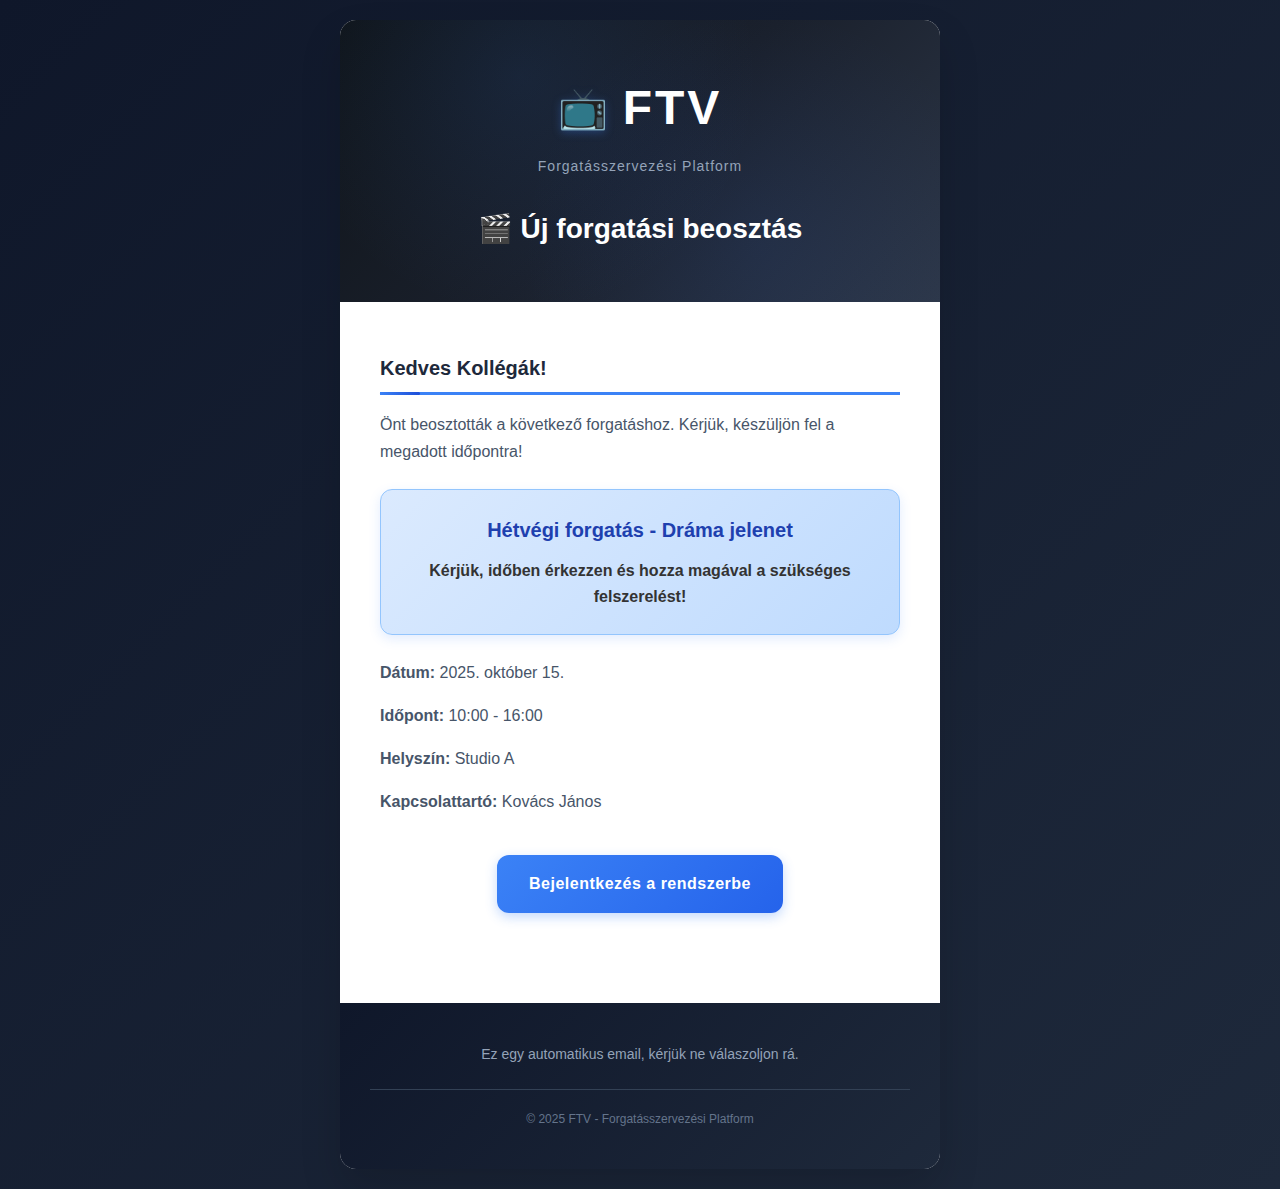
<file: email_template_preview.html>
<!DOCTYPE html>
<html lang="hu">
<head>
    <meta charset="UTF-8">
    <meta name="viewport" content="width=device-width, initial-scale=1.0">
    <title>Test Email - FTV Design</title>
    <style>
        * {
            margin: 0;
            padding: 0;
            box-sizing: border-box;
        }
        
        body {
            font-family: -apple-system, BlinkMacSystemFont, 'Segoe UI', Roboto, 'Helvetica Neue', Arial, sans-serif;
            line-height: 1.6;
            color: #333333;
            background: linear-gradient(135deg, #0f172a 0%, #1e293b 100%);
            margin: 0;
            padding: 20px 0;
        }
        
        .email-container {
            max-width: 600px;
            margin: 0 auto;
            background-color: #ffffff;
            box-shadow: 0 20px 40px rgba(0, 0, 0, 0.15);
            border-radius: 16px;
            overflow: hidden;
        }
        
        .email-header {
            background: linear-gradient(135deg, #0f1419 0%, #1a202c 50%, #2d3748 100%);
            color: #ffffff;
            padding: 50px 30px;
            text-align: center;
            position: relative;
            overflow: hidden;
        }
        
        .email-header::before {
            content: '';
            position: absolute;
            top: 0;
            left: 0;
            right: 0;
            bottom: 0;
            background: radial-gradient(circle at 30% 20%, rgba(59, 130, 246, 0.1) 0%, transparent 50%),
                       radial-gradient(circle at 70% 80%, rgba(37, 99, 235, 0.08) 0%, transparent 50%);
            pointer-events: none;
        }
        
        .logo-section {
            margin-bottom: 20px;
            position: relative;
            z-index: 1;
        }
        
        .logo-text {
            font-size: 48px;
            font-weight: 900;
            color: #ffffff;
            text-decoration: none;
            letter-spacing: 3px;
            display: inline-flex;
            align-items: center;
            gap: 12px;
        }
        
        .logo-text::before {
            content: '📺';
            font-size: 40px;
            color: #3b82f6;
            filter: drop-shadow(0 2px 4px rgba(59, 130, 246, 0.3));
        }
        
        .platform-subtitle {
            font-size: 14px;
            color: #94a3b8;
            margin-top: 8px;
            font-weight: 500;
            letter-spacing: 1px;
        }
        
        .email-title {
            font-size: 28px;
            font-weight: 700;
            margin-top: 30px;
            color: #ffffff;
            position: relative;
            z-index: 1;
        }
        
        .email-content {
            padding: 50px 40px;
            background-color: #ffffff;
            position: relative;
        }
        
        .content-section h2 {
            color: #1e293b;
            font-size: 20px;
            font-weight: 700;
            margin-bottom: 16px;
            padding-bottom: 8px;
            border-bottom: 3px solid #3b82f6;
            position: relative;
        }
        
        .content-section h2::after {
            content: '';
            position: absolute;
            bottom: -3px;
            left: 0;
            width: 40px;
            height: 3px;
            background: linear-gradient(90deg, #3b82f6, #1d4ed8);
            border-radius: 2px;
        }
        
        .content-section p {
            margin-bottom: 16px;
            color: #475569;
            line-height: 1.7;
            font-size: 16px;
        }
        
        .highlight-box {
            background: linear-gradient(135deg, #dbeafe 0%, #bfdbfe 100%);
            border: 1px solid #93c5fd;
            padding: 24px;
            margin: 24px 0;
            border-radius: 12px;
            text-align: center;
            box-shadow: 0 4px 12px rgba(59, 130, 246, 0.15);
        }
        
        .highlight-box h3 {
            color: #1e40af;
            font-size: 20px;
            font-weight: 700;
            margin-bottom: 12px;
        }
        
        .button-container {
            text-align: center;
            margin: 40px 0;
        }
        
        .email-button {
            display: inline-block;
            padding: 16px 32px;
            background: linear-gradient(135deg, #3b82f6 0%, #2563eb 100%);
            color: white !important;
            text-decoration: none;
            border-radius: 12px;
            font-weight: 700;
            font-size: 16px;
            box-shadow: 0 4px 12px rgba(59, 130, 246, 0.3);
            transition: all 0.2s ease;
            letter-spacing: 0.5px;
        }
        
        .email-footer {
            background: linear-gradient(135deg, #0f172a 0%, #1e293b 100%);
            color: #94a3b8;
            padding: 40px 30px;
            text-align: center;
        }
        
        .footer-content {
            font-size: 14px;
            line-height: 1.6;
        }
    </style>
</head>
<body>
    <div class="email-container">
        <!-- Header -->
        <div class="email-header">
            <div class="logo-section">
                <div class="logo-text">FTV</div>
                <div class="platform-subtitle">Forgatásszervezési Platform</div>
            </div>
            <div class="email-title">🎬 Új forgatási beosztás</div>
        </div>
        
        <!-- Content -->
        <div class="email-content">
            <div class="content-section">
                <h2>Kedves Kollégák!</h2>
                <p>Önt beosztották a következő forgatáshoz. Kérjük, készüljön fel a megadott időpontra!</p>
            </div>
            
            <div class="highlight-box">
                <h3>Hétvégi forgatás - Dráma jelenet</h3>
                <p><strong>Kérjük, időben érkezzen és hozza magával a szükséges felszerelést!</strong></p>
            </div>
            
            <div class="content-section">
                <p><strong>Dátum:</strong> 2025. október 15.</p>
                <p><strong>Időpont:</strong> 10:00 - 16:00</p>
                <p><strong>Helyszín:</strong> Studio A</p>
                <p><strong>Kapcsolattartó:</strong> Kovács János</p>
            </div>
            
            <div class="button-container">
                <a href="#" class="email-button">Bejelentkezés a rendszerbe</a>
            </div>
        </div>
        
        <!-- Footer -->
        <div class="email-footer">
            <div class="footer-content">
                <p>Ez egy automatikus email, kérjük ne válaszoljon rá.</p>
                <p style="margin-top: 24px; font-size: 12px; color: #64748b; border-top: 1px solid #334155; padding-top: 20px;">
                    © 2025 FTV - Forgatásszervezési Platform
                </p>
            </div>
        </div>
    </div>
</body>
</html>
</file>
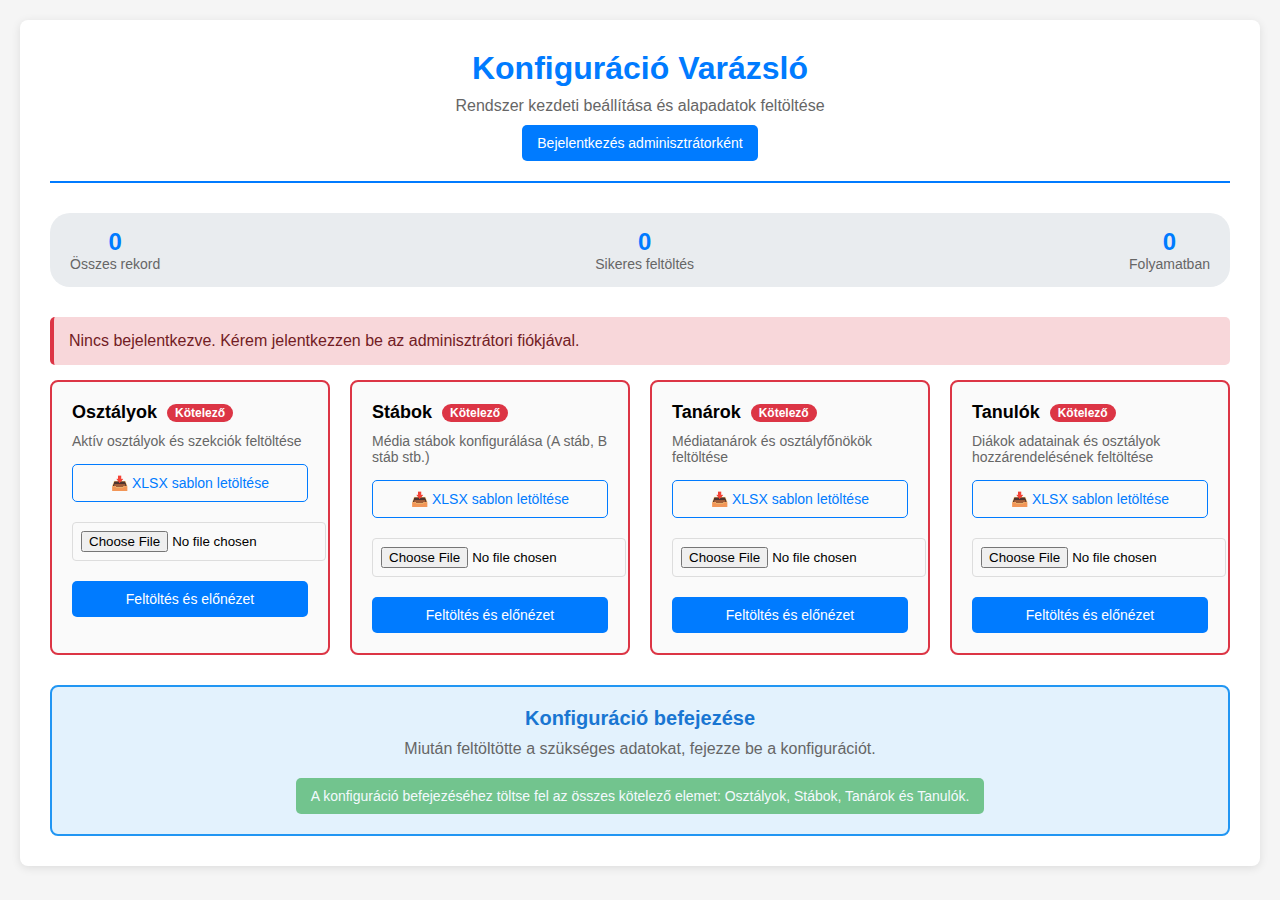
<file: templates/config_wizard.html>
<!DOCTYPE html>
<html lang="hu">
<head>
    <meta charset="UTF-8">
    <meta name="viewport" content="width=device-width, initial-scale=1.0">
    <title>Konfiguráció Varázsló - FTV Rendszer</title>
    <style>
        body {
            font-family: 'Segoe UI', Tahoma, Geneva, Verdana, sans-serif;
            margin: 0;
            padding: 20px;
            background-color: #f5f5f5;
        }
        .container {
            max-width: 1200px;
            margin: 0 auto;
            background: white;
            border-radius: 8px;
            box-shadow: 0 2px 10px rgba(0,0,0,0.1);
            padding: 30px;
        }
        .header {
            text-align: center;
            margin-bottom: 30px;
            border-bottom: 2px solid #007bff;
            padding-bottom: 20px;
        }
        .header h1 {
            color: #007bff;
            margin: 0;
        }
        .header p {
            color: #666;
            margin: 10px 0;
        }
        .status-bar {
            background: #e9ecef;
            border-radius: 20px;
            padding: 15px 20px;
            margin-bottom: 30px;
            display: flex;
            justify-content: space-between;
            align-items: center;
        }
        .status-item {
            text-align: center;
        }
        .status-number {
            font-size: 24px;
            font-weight: bold;
            color: #007bff;
        }
        .status-label {
            font-size: 14px;
            color: #666;
        }
        .upload-section {
            display: grid;
            grid-template-columns: repeat(auto-fit, minmax(280px, 1fr));
            gap: 20px;
            margin-bottom: 30px;
        }
        .upload-card {
            border: 2px solid #dee2e6;
            border-radius: 8px;
            padding: 20px;
            background: #fafafa;
            transition: all 0.3s ease;
        }
        .upload-card.required {
            border-color: #dc3545;
        }
        .upload-card.completed {
            border-color: #28a745;
            background: #d4edda;
        }
        .upload-card:hover {
            transform: translateY(-2px);
            box-shadow: 0 4px 15px rgba(0,0,0,0.1);
        }
        .upload-title {
            font-size: 18px;
            font-weight: bold;
            margin-bottom: 10px;
            display: flex;
            align-items: center;
            gap: 10px;
        }
        .required-badge {
            background: #dc3545;
            color: white;
            padding: 2px 8px;
            border-radius: 12px;
            font-size: 12px;
        }
        .completed-badge {
            background: #28a745;
            color: white;
            padding: 2px 8px;
            border-radius: 12px;
            font-size: 12px;
        }
        .upload-description {
            color: #666;
            margin-bottom: 15px;
            font-size: 14px;
        }
        .upload-actions {
            display: flex;
            flex-direction: column;
            gap: 10px;
        }
        .btn {
            padding: 10px 15px;
            border: none;
            border-radius: 5px;
            cursor: pointer;
            font-size: 14px;
            text-decoration: none;
            text-align: center;
            transition: background-color 0.3s;
        }
        .btn-primary {
            background: #007bff;
            color: white;
        }
        .btn-primary:hover {
            background: #0056b3;
        }
        .btn-outline {
            background: transparent;
            color: #007bff;
            border: 1px solid #007bff;
        }
        .btn-outline:hover {
            background: #007bff;
            color: white;
        }
        .btn-success {
            background: #28a745;
            color: white;
        }
        .btn-success:hover {
            background: #1e7e34;
        }
        .btn:disabled {
            opacity: 0.6;
            cursor: not-allowed;
        }
        .file-input {
            margin: 10px 0;
        }
        .file-input input[type="file"] {
            width: 100%;
            padding: 8px;
            border: 1px solid #ddd;
            border-radius: 4px;
        }
        .completion-section {
            background: #e3f2fd;
            border: 2px solid #2196f3;
            border-radius: 8px;
            padding: 20px;
            text-align: center;
            margin-top: 30px;
        }
        .completion-title {
            font-size: 20px;
            font-weight: bold;
            color: #1976d2;
            margin-bottom: 10px;
        }
        .completion-text {
            color: #666;
            margin-bottom: 20px;
        }
        .alert {
            padding: 15px;
            border-radius: 5px;
            margin: 15px 0;
            border-left: 4px solid;
        }
        .alert-success {
            background: #d4edda;
            border-color: #28a745;
            color: #155724;
        }
        .alert-danger {
            background: #f8d7da;
            border-color: #dc3545;
            color: #721c24;
        }
        .alert-warning {
            background: #fff3cd;
            border-color: #ffc107;
            color: #856404;
        }
        .alert-info {
            background: #d1ecf1;
            border-color: #17a2b8;
            color: #0c5460;
        }
        .progress {
            background: #e9ecef;
            border-radius: 10px;
            height: 20px;
            margin: 10px 0;
            overflow: hidden;
        }
        .progress-bar {
            background: #007bff;
            height: 100%;
            transition: width 0.3s ease;
            display: flex;
            align-items: center;
            justify-content: center;
            color: white;
            font-size: 12px;
            font-weight: bold;
        }
        .hidden {
            display: none;
        }
        .loading {
            opacity: 0.6;
            pointer-events: none;
        }
        .data-preview {
            background: #f8f9fa;
            border: 1px solid #dee2e6;
            border-radius: 5px;
            padding: 15px;
            margin: 15px 0;
            max-height: 300px;
            overflow-y: auto;
        }
        .data-preview table {
            width: 100%;
            border-collapse: collapse;
            font-size: 12px;
        }
        .data-preview th, .data-preview td {
            border: 1px solid #dee2e6;
            padding: 5px;
            text-align: left;
        }
        .data-preview th {
            background: #e9ecef;
            font-weight: bold;
        }
    </style>
</head>
<body>
    <div class="container">
        <div class="header">
            <h1>Konfiguráció Varázsló</h1>
            <p>Rendszer kezdeti beállítása és alapadatok feltöltése</p>
        </div>

        <div id="statusBar" class="status-bar">
            <div class="status-item">
                <div class="status-number" id="totalRecords">0</div>
                <div class="status-label">Összes rekord</div>
            </div>
            <div class="status-item">
                <div class="status-number" id="successfulUploads">0</div>
                <div class="status-label">Sikeres feltöltés</div>
            </div>
            <div class="status-item">
                <div class="status-number" id="inProgress">0</div>
                <div class="status-label">Folyamatban</div>
            </div>
        </div>

        <div id="alertContainer"></div>

        <div class="upload-section">
            <!-- Classes Upload -->
            <div class="upload-card required" id="classesCard">
                <div class="upload-title">
                    Osztályok
                    <span class="required-badge">Kötelező</span>
                </div>
                <div class="upload-description">
                    Aktív osztályok és szekciók feltöltése
                </div>
                <div class="upload-actions">
                    <a href="/api/config-wizard/download-template/classes" class="btn btn-outline" target="_blank">
                        📥 XLSX sablon letöltése
                    </a>
                    <div class="file-input">
                        <input type="file" id="classesFile" accept=".xlsx,.xls" />
                    </div>
                    <button class="btn btn-primary" onclick="uploadFile('classes')">
                        Feltöltés és előnézet
                    </button>
                </div>
                <div id="classesPreview" class="data-preview hidden"></div>
                <div id="classesActions" class="hidden">
                    <button class="btn btn-success" onclick="confirmData('classes')">
                        ✓ Adatok megerősítése és létrehozása
                    </button>
                </div>
            </div>

            <!-- Stabs Upload -->
            <div class="upload-card required" id="stabsCard">
                <div class="upload-title">
                    Stábok
                    <span class="required-badge">Kötelező</span>
                </div>
                <div class="upload-description">
                    Média stábok konfigurálása (A stáb, B stáb stb.)
                </div>
                <div class="upload-actions">
                    <a href="/api/config-wizard/download-template/stabs" class="btn btn-outline" target="_blank">
                        📥 XLSX sablon letöltése
                    </a>
                    <div class="file-input">
                        <input type="file" id="stabsFile" accept=".xlsx,.xls" />
                    </div>
                    <button class="btn btn-primary" onclick="uploadFile('stabs')">
                        Feltöltés és előnézet
                    </button>
                </div>
                <div id="stabsPreview" class="data-preview hidden"></div>
                <div id="stabsActions" class="hidden">
                    <button class="btn btn-success" onclick="confirmData('stabs')">
                        ✓ Adatok megerősítése és létrehozása
                    </button>
                </div>
            </div>

            <!-- Teachers Upload -->
            <div class="upload-card required" id="teachersCard">
                <div class="upload-title">
                    Tanárok
                    <span class="required-badge">Kötelező</span>
                </div>
                <div class="upload-description">
                    Médiatanárok és osztályfőnökök feltöltése
                </div>
                <div class="upload-actions">
                    <a href="/api/config-wizard/download-template/teachers" class="btn btn-outline" target="_blank">
                        📥 XLSX sablon letöltése
                    </a>
                    <div class="file-input">
                        <input type="file" id="teachersFile" accept=".xlsx,.xls" />
                    </div>
                    <button class="btn btn-primary" onclick="uploadFile('teachers')">
                        Feltöltés és előnézet
                    </button>
                </div>
                <div id="teachersPreview" class="data-preview hidden"></div>
                <div id="teachersActions" class="hidden">
                    <button class="btn btn-success" onclick="confirmData('teachers')">
                        ✓ Adatok megerősítése és létrehozása
                    </button>
                </div>
            </div>

            <!-- Students Upload -->
            <div class="upload-card required" id="studentsCard">
                <div class="upload-title">
                    Tanulók
                    <span class="required-badge">Kötelező</span>
                </div>
                <div class="upload-description">
                    Diákok adatainak és osztályok hozzárendelésének feltöltése
                </div>
                <div class="upload-actions">
                    <a href="/api/config-wizard/download-template/students" class="btn btn-outline" target="_blank">
                        📥 XLSX sablon letöltése
                    </a>
                    <div class="file-input">
                        <input type="file" id="studentsFile" accept=".xlsx,.xls" />
                    </div>
                    <button class="btn btn-primary" onclick="uploadFile('students')">
                        Feltöltés és előnézet
                    </button>
                </div>
                <div id="studentsPreview" class="data-preview hidden"></div>
                <div id="studentsActions" class="hidden">
                    <button class="btn btn-success" onclick="confirmData('students')">
                        ✓ Adatok megerősítése és létrehozása
                    </button>
                </div>
            </div>
        </div>

        <div class="completion-section" id="completionSection">
            <div class="completion-title">Konfiguráció befejezése</div>
            <div class="completion-text">
                Miután feltöltötte a szükséges adatokat, fejezze be a konfigurációt.
            </div>
            <div id="completionProgress" class="progress hidden">
                <div class="progress-bar" style="width: 0%">0%</div>
            </div>
            <button class="btn btn-success" id="completeButton" onclick="completeWizard()" disabled>
                A konfiguráció befejezéséhez töltse fel az összes kötelező elemet: Osztályok, Stábok, Tanárok és Tanulók.
            </button>
        </div>
    </div>

    <script>
        // Global variables
        let authToken = localStorage.getItem('authToken');
        let wizardStatus = {};
        let parsedData = {};

        // API base URL
        const API_BASE = '/api';

        // Initialize page
        document.addEventListener('DOMContentLoaded', function() {
            if (!authToken) {
                showAlert('danger', 'Nincs bejelentkezve. Kérem jelentkezzen be az adminisztrátori fiókjával.');
                return;
            }
            loadWizardStatus();
        });

        // Load wizard status
        async function loadWizardStatus() {
            try {
                const response = await fetch(`${API_BASE}/config-wizard/status`, {
                    headers: {
                        'Authorization': `Bearer ${authToken}`
                    }
                });

                if (response.ok) {
                    wizardStatus = await response.json();
                    updateUI();
                } else {
                    const error = await response.json();
                    showAlert('danger', error.message || 'Hiba a státusz lekérdezésekor');
                }
            } catch (error) {
                showAlert('danger', 'Hálózati hiba: ' + error.message);
            }
        }

        // Update UI based on wizard status
        function updateUI() {
            // Update status bar
            document.getElementById('totalRecords').textContent = wizardStatus.total_records;
            document.getElementById('successfulUploads').textContent = wizardStatus.successful_uploads;
            document.getElementById('inProgress').textContent = wizardStatus.in_progress;

            // Update card states
            updateCardState('classes', wizardStatus.classes_completed);
            updateCardState('stabs', wizardStatus.stabs_completed);
            updateCardState('teachers', wizardStatus.teachers_completed);
            updateCardState('students', wizardStatus.students_completed);

            // Update completion button
            updateCompletionButton();
        }

        // Update card state
        function updateCardState(type, completed) {
            const card = document.getElementById(`${type}Card`);
            const badge = card.querySelector('.required-badge, .completed-badge');
            
            if (completed) {
                card.classList.remove('required');
                card.classList.add('completed');
                badge.textContent = 'Kész';
                badge.className = 'completed-badge';
            } else {
                card.classList.add('required');
                card.classList.remove('completed');
                badge.textContent = 'Kötelező';
                badge.className = 'required-badge';
            }
        }

        // Update completion button
        function updateCompletionButton() {
            const button = document.getElementById('completeButton');
            const progress = document.getElementById('completionProgress');
            
            if (wizardStatus.wizard_completed) {
                button.disabled = false;
                button.textContent = '🎉 Konfiguráció befejezése';
                progress.classList.add('hidden');
            } else {
                button.disabled = true;
                const missing = [];
                if (!wizardStatus.classes_completed) missing.push('Osztályok');
                if (!wizardStatus.stabs_completed) missing.push('Stábok');
                if (!wizardStatus.teachers_completed) missing.push('Tanárok');
                if (!wizardStatus.students_completed) missing.push('Tanulók');
                
                button.textContent = `Hiányzó elemek: ${missing.join(', ')}`;
                
                // Update progress bar
                const completedCount = [
                    wizardStatus.classes_completed,
                    wizardStatus.stabs_completed,
                    wizardStatus.teachers_completed,
                    wizardStatus.students_completed
                ].filter(Boolean).length;
                
                const progressPercent = (completedCount / 4) * 100;
                progress.classList.remove('hidden');
                const progressBar = progress.querySelector('.progress-bar');
                progressBar.style.width = `${progressPercent}%`;
                progressBar.textContent = `${Math.round(progressPercent)}%`;
            }
        }

        // Upload file
        async function uploadFile(type) {
            const fileInput = document.getElementById(`${type}File`);
            const file = fileInput.files[0];

            if (!file) {
                showAlert('warning', 'Kérem válasszon ki egy fájlt!');
                return;
            }

            const formData = new FormData();
            formData.append('file', file);
            formData.append('data_type', type);

            try {
                setLoading(type, true);
                
                const response = await fetch(`${API_BASE}/config-wizard/parse-xlsx`, {
                    method: 'POST',
                    headers: {
                        'Authorization': `Bearer ${authToken}`
                    },
                    body: formData
                });

                if (response.ok) {
                    const result = await response.json();
                    parsedData[type] = result;
                    showPreview(type, result);
                    showAlert('success', `${result.valid_records} érvényes rekord feldolgozva. Ellenőrizze az adatokat és erősítse meg.`);
                } else {
                    const error = await response.json();
                    showAlert('danger', error.message || 'Hiba a fájl feldolgozásakor');
                }
            } catch (error) {
                showAlert('danger', 'Hálózati hiba: ' + error.message);
            } finally {
                setLoading(type, false);
            }
        }

        // Show preview
        function showPreview(type, result) {
            const previewDiv = document.getElementById(`${type}Preview`);
            const actionsDiv = document.getElementById(`${type}Actions`);

            if (result.errors.length > 0) {
                showAlert('danger', 'Hibák: ' + result.errors.join(', '));
            }

            if (result.warnings.length > 0) {
                showAlert('warning', 'Figyelmeztetések: ' + result.warnings.join(', '));
            }

            if (result.valid_records > 0) {
                // Show data preview
                const table = createDataTable(result.data.slice(0, 5)); // Show first 5 records
                previewDiv.innerHTML = `
                    <h4>Adatok előnézete (első 5 rekord):</h4>
                    ${table}
                    <p><strong>Összesen:</strong> ${result.total_records} rekord, ${result.valid_records} érvényes, ${result.invalid_records} hibás</p>
                `;
                previewDiv.classList.remove('hidden');
                actionsDiv.classList.remove('hidden');
            }
        }

        // Create data table
        function createDataTable(data) {
            if (!data || data.length === 0) return '<p>Nincs megjeleníthető adat</p>';

            const headers = Object.keys(data[0]);
            let table = '<table><thead><tr>';
            
            headers.forEach(header => {
                table += `<th>${header}</th>`;
            });
            table += '</tr></thead><tbody>';

            data.forEach(row => {
                table += '<tr>';
                headers.forEach(header => {
                    table += `<td>${row[header] || ''}</td>`;
                });
                table += '</tr>';
            });

            table += '</tbody></table>';
            return table;
        }

        // Confirm data
        async function confirmData(type) {
            if (!parsedData[type]) {
                showAlert('danger', 'Nincs feldolgozott adat a megerősítéshez');
                return;
            }

            try {
                setLoading(type, true);

                const response = await fetch(`${API_BASE}/config-wizard/confirm-data`, {
                    method: 'POST',
                    headers: {
                        'Authorization': `Bearer ${authToken}`,
                        'Content-Type': 'application/json'
                    },
                    body: JSON.stringify({
                        type: type,
                        data: parsedData[type].data
                    })
                });

                if (response.ok) {
                    const result = await response.json();
                    showAlert('success', `${result.created_records} rekord sikeresen létrehozva!`);
                    
                    if (result.errors.length > 0) {
                        showAlert('warning', 'Hibák: ' + result.errors.join(', '));
                    }

                    // Reload wizard status
                    await loadWizardStatus();
                    
                    // Hide preview and actions
                    document.getElementById(`${type}Preview`).classList.add('hidden');
                    document.getElementById(`${type}Actions`).classList.add('hidden');
                    
                } else {
                    const error = await response.json();
                    showAlert('danger', error.message || 'Hiba az adatok létrehozásakor');
                }
            } catch (error) {
                showAlert('danger', 'Hálózati hiba: ' + error.message);
            } finally {
                setLoading(type, false);
            }
        }

        // Complete wizard
        async function completeWizard() {
            if (!wizardStatus.wizard_completed) {
                showAlert('warning', 'Töltse fel az összes kötelező elemet a befejezés előtt!');
                return;
            }

            try {
                const button = document.getElementById('completeButton');
                button.disabled = true;
                button.textContent = 'Konfiguráció befejezése...';

                const response = await fetch(`${API_BASE}/config-wizard/complete`, {
                    method: 'POST',
                    headers: {
                        'Authorization': `Bearer ${authToken}`
                    }
                });

                if (response.ok) {
                    const result = await response.json();
                    showAlert('success', result.message);
                    button.textContent = '✅ Konfiguráció befejezve!';
                    
                    // Show completion message
                    setTimeout(() => {
                        showAlert('info', 'A rendszer most már aktív és használatra kész!');
                    }, 1000);
                    
                } else {
                    const error = await response.json();
                    showAlert('danger', error.message || 'Hiba a konfiguráció befejezésekor');
                    button.disabled = false;
                    button.textContent = '🎉 Konfiguráció befejezése';
                }
            } catch (error) {
                showAlert('danger', 'Hálózati hiba: ' + error.message);
                const button = document.getElementById('completeButton');
                button.disabled = false;
                button.textContent = '🎉 Konfiguráció befejezése';
            }
        }

        // Set loading state
        function setLoading(type, loading) {
            const card = document.getElementById(`${type}Card`);
            if (loading) {
                card.classList.add('loading');
            } else {
                card.classList.remove('loading');
            }
        }

        // Show alert
        function showAlert(type, message) {
            const container = document.getElementById('alertContainer');
            const alert = document.createElement('div');
            alert.className = `alert alert-${type}`;
            alert.textContent = message;
            
            container.appendChild(alert);
            
            // Auto-remove after 5 seconds
            setTimeout(() => {
                if (container.contains(alert)) {
                    container.removeChild(alert);
                }
            }, 5000);
        }

        // Simple login function for demo
        function simpleLogin() {
            const username = prompt('Felhasználónév:');
            const password = prompt('Jelszó:');
            
            if (username && password) {
                fetch(`${API_BASE}/login`, {
                    method: 'POST',
                    headers: {
                        'Content-Type': 'application/x-www-form-urlencoded'
                    },
                    body: `username=${encodeURIComponent(username)}&password=${encodeURIComponent(password)}`
                })
                .then(response => response.json())
                .then(data => {
                    if (data.token) {
                        localStorage.setItem('authToken', data.token);
                        authToken = data.token;
                        showAlert('success', 'Sikeres bejelentkezés!');
                        loadWizardStatus();
                    } else {
                        showAlert('danger', 'Hibás bejelentkezési adatok');
                    }
                })
                .catch(error => {
                    showAlert('danger', 'Bejelentkezési hiba: ' + error.message);
                });
            }
        }

        // Add login button if not authenticated
        if (!authToken) {
            document.querySelector('.header').innerHTML += `
                <button class="btn btn-primary" onclick="simpleLogin()">
                    Bejelentkezés adminisztrátorként
                </button>
            `;
        }
    </script>
</body>
</html>
</file>
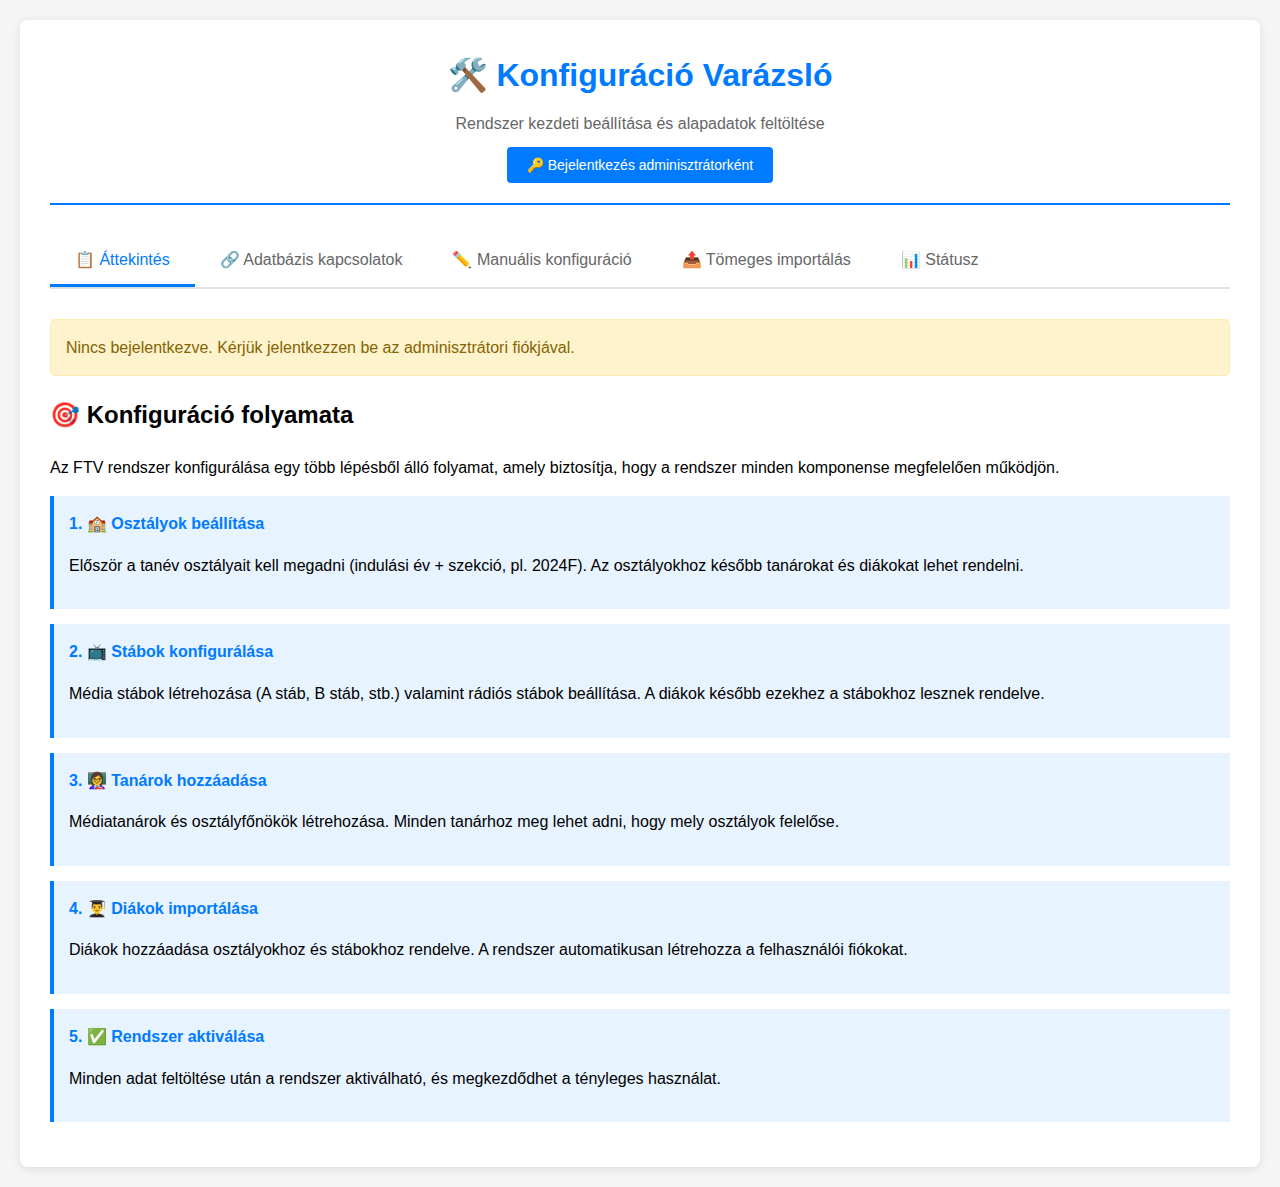
<file: templates/config_wizard_fixed.html>
<!DOCTYPE html>
<html lang="hu">
<head>
    <meta charset="UTF-8">
    <meta name="viewport" content="width=device-width, initial-scale=1.0">
    <title>Konfiguráció Varázsló - FTV Rendszer</title>
    <style>
        body {
            font-family: 'Segoe UI', Tahoma, Geneva, Verdana, sans-serif;
            margin: 0;
            padding: 20px;
            background-color: #f5f5f5;
            line-height: 1.6;
        }
        .container {
            max-width: 1400px;
            margin: 0 auto;
            background: white;
            border-radius: 8px;
            box-shadow: 0 2px 10px rgba(0,0,0,0.1);
            padding: 30px;
        }
        .header {
            text-align: center;
            margin-bottom: 30px;
            border-bottom: 2px solid #007bff;
            padding-bottom: 20px;
        }
        .header h1 {
            color: #007bff;
            margin: 0;
        }
        .header p {
            color: #666;
            margin: 10px 0;
        }
        
        /* Tab Navigation */
        .tab-navigation {
            display: flex;
            border-bottom: 2px solid #dee2e6;
            margin-bottom: 30px;
            overflow-x: auto;
        }
        .tab-button {
            background: none;
            border: none;
            padding: 15px 25px;
            cursor: pointer;
            font-size: 16px;
            font-weight: 500;
            color: #666;
            border-bottom: 3px solid transparent;
            transition: all 0.3s ease;
            white-space: nowrap;
        }
        .tab-button.active {
            color: #007bff;
            border-bottom-color: #007bff;
        }
        .tab-button:hover {
            background-color: #f8f9fa;
        }
        
        .tab-content {
            display: none;
        }
        .tab-content.active {
            display: block;
        }
        
        /* Database Relations Explanation */
        .relations-diagram {
            background: #f8f9fa;
            border: 1px solid #dee2e6;
            border-radius: 8px;
            padding: 20px;
            margin: 20px 0;
        }
        .relation-box {
            background: white;
            border: 2px solid #007bff;
            border-radius: 6px;
            padding: 15px;
            margin: 10px;
            display: inline-block;
            min-width: 150px;
            text-align: center;
        }
        .relation-arrow {
            display: inline-block;
            margin: 0 10px;
            font-size: 20px;
            color: #007bff;
        }
        .config-step {
            background: #e7f3ff;
            border-left: 4px solid #007bff;
            padding: 15px;
            margin: 15px 0;
        }
        .config-step h4 {
            margin: 0 0 10px 0;
            color: #007bff;
        }
        
        /* Manual Configuration Forms */
        .manual-form {
            background: #f8f9fa;
            border: 1px solid #dee2e6;
            border-radius: 8px;
            padding: 20px;
            margin: 20px 0;
        }
        .form-grid {
            display: grid;
            grid-template-columns: repeat(auto-fit, minmax(250px, 1fr));
            gap: 15px;
            margin: 15px 0;
        }
        .form-group {
            margin-bottom: 15px;
        }
        .form-group label {
            display: block;
            margin-bottom: 5px;
            font-weight: 500;
            color: #333;
        }
        .form-control {
            width: 100%;
            padding: 10px;
            border: 1px solid #ddd;
            border-radius: 4px;
            font-size: 14px;
            box-sizing: border-box;
        }
        .form-control:focus {
            border-color: #007bff;
            outline: none;
            box-shadow: 0 0 0 2px rgba(0, 123, 255, 0.25);
        }
        
        /* Status and Progress */
        .status-bar {
            background: #e9ecef;
            border-radius: 20px;
            padding: 15px 20px;
            margin-bottom: 30px;
            display: flex;
            justify-content: space-between;
            align-items: center;
        }
        .status-item {
            text-align: center;
        }
        .status-number {
            font-size: 24px;
            font-weight: bold;
            color: #007bff;
        }
        .status-label {
            font-size: 14px;
            color: #666;
        }
        
        /* Upload Section */
        .upload-section {
            display: grid;
            grid-template-columns: repeat(auto-fit, minmax(350px, 1fr));
            gap: 20px;
            margin-bottom: 30px;
        }
        .upload-card {
            border: 2px solid #dee2e6;
            border-radius: 8px;
            padding: 20px;
            background: #fafafa;
            transition: all 0.3s ease;
        }
        .upload-card.required {
            border-color: #dc3545;
        }
        .upload-card.completed {
            border-color: #28a745;
            background: #d4edda;
        }
        .upload-card:hover {
            transform: translateY(-2px);
            box-shadow: 0 4px 15px rgba(0,0,0,0.1);
        }
        .upload-title {
            font-size: 18px;
            font-weight: bold;
            margin-bottom: 10px;
            display: flex;
            align-items: center;
            gap: 10px;
        }
        .required-badge {
            background: #dc3545;
            color: white;
            padding: 2px 8px;
            border-radius: 12px;
            font-size: 12px;
        }
        .completed-badge {
            background: #28a745;
            color: white;
            padding: 2px 8px;
            border-radius: 12px;
            font-size: 12px;
        }
        .upload-description {
            color: #666;
            margin-bottom: 15px;
            font-size: 14px;
        }
        .upload-actions {
            display: flex;
            flex-direction: column;
            gap: 10px;
        }
        .file-input {
            position: relative;
        }
        .file-input input[type="file"] {
            width: 100%;
            padding: 8px;
            border: 2px dashed #ddd;
            border-radius: 4px;
            background: white;
            cursor: pointer;
        }
        
        /* Buttons */
        .btn {
            padding: 10px 20px;
            border: none;
            border-radius: 4px;
            cursor: pointer;
            font-size: 14px;
            font-weight: 500;
            text-decoration: none;
            display: inline-block;
            text-align: center;
            transition: all 0.3s ease;
            box-sizing: border-box;
        }
        .btn-primary {
            background: #007bff;
            color: white;
        }
        .btn-primary:hover {
            background: #0056b3;
        }
        .btn-success {
            background: #28a745;
            color: white;
        }
        .btn-success:hover {
            background: #218838;
        }
        .btn-outline {
            background: white;
            color: #007bff;
            border: 1px solid #007bff;
        }
        .btn-outline:hover {
            background: #007bff;
            color: white;
        }
        .btn-danger {
            background: #dc3545;
            color: white;
        }
        .btn-danger:hover {
            background: #c82333;
        }
        .btn-secondary {
            background: #6c757d;
            color: white;
        }
        .btn-secondary:hover {
            background: #545b62;
        }
        .btn-sm {
            padding: 5px 10px;
            font-size: 12px;
        }
        
        /* Alerts */
        .alert {
            padding: 15px;
            margin: 15px 0;
            border-radius: 5px;
            border: 1px solid transparent;
        }
        .alert-success {
            background: #d4edda;
            border-color: #c3e6cb;
            color: #155724;
        }
        .alert-danger {
            background: #f8d7da;
            border-color: #f5c6cb;
            color: #721c24;
        }
        .alert-warning {
            background: #fff3cd;
            border-color: #ffeaa7;
            color: #856404;
        }
        .alert-info {
            background: #cce7ff;
            border-color: #17a2b8;
            color: #0c5460;
        }
        
        /* Utility classes */
        .hidden {
            display: none;
        }
        .loading {
            opacity: 0.6;
            pointer-events: none;
        }
        .data-preview {
            background: #f8f9fa;
            border: 1px solid #dee2e6;
            border-radius: 5px;
            padding: 15px;
            margin: 15px 0;
            max-height: 300px;
            overflow-y: auto;
        }
        .data-preview table {
            width: 100%;
            border-collapse: collapse;
            font-size: 12px;
        }
        .data-preview th, .data-preview td {
            border: 1px solid #dee2e6;
            padding: 5px;
            text-align: left;
        }
        .data-preview th {
            background: #e9ecef;
            font-weight: bold;
        }
        .record-list {
            max-height: 400px;
            overflow-y: auto;
            border: 1px solid #dee2e6;
            border-radius: 4px;
        }
        .record-item {
            padding: 10px;
            border-bottom: 1px solid #eee;
            display: flex;
            justify-content: space-between;
            align-items: center;
        }
        .record-item:last-child {
            border-bottom: none;
        }
        .record-item:hover {
            background-color: #f8f9fa;
        }
        .text-muted {
            color: #6c757d;
        }
    </style>
</head>
<body>
    <div class="container">
        <div class="header">
            <h1>🛠️ Konfiguráció Varázsló</h1>
            <p>Rendszer kezdeti beállítása és alapadatok feltöltése</p>
        </div>

        <!-- Tab Navigation -->
        <div class="tab-navigation">
            <button class="tab-button active" onclick="showTab(event, 'overview')">📋 Áttekintés</button>
            <button class="tab-button" onclick="showTab(event, 'relations')">🔗 Adatbázis kapcsolatok</button>
            <button class="tab-button" onclick="showTab(event, 'manual')">✏️ Manuális konfiguráció</button>
            <button class="tab-button" onclick="showTab(event, 'import')">📤 Tömeges importálás</button>
            <button class="tab-button" onclick="showTab(event, 'status')">📊 Státusz</button>
        </div>

        <div id="alertContainer"></div>

        <!-- Overview Tab -->
        <div id="overview" class="tab-content active">
            <h2>🎯 Konfiguráció folyamata</h2>
            <p>Az FTV rendszer konfigurálása egy több lépésből álló folyamat, amely biztosítja, hogy a rendszer minden komponense megfelelően működjön.</p>
            
            <div class="config-step">
                <h4>1. 🏫 Osztályok beállítása</h4>
                <p>Először a tanév osztályait kell megadni (indulási év + szekció, pl. 2024F). Az osztályokhoz később tanárokat és diákokat lehet rendelni.</p>
            </div>
            
            <div class="config-step">
                <h4>2. 📺 Stábok konfigurálása</h4>
                <p>Média stábok létrehozása (A stáb, B stáb, stb.) valamint rádiós stábok beállítása. A diákok később ezekhez a stábokhoz lesznek rendelve.</p>
            </div>
            
            <div class="config-step">
                <h4>3. 👩‍🏫 Tanárok hozzáadása</h4>
                <p>Médiatanárok és osztályfőnökök létrehozása. Minden tanárhoz meg lehet adni, hogy mely osztályok felelőse.</p>
            </div>
            
            <div class="config-step">
                <h4>4. 👨‍🎓 Diákok importálása</h4>
                <p>Diákok hozzáadása osztályokhoz és stábokhoz rendelve. A rendszer automatikusan létrehozza a felhasználói fiókokat.</p>
            </div>
            
            <div class="config-step">
                <h4>5. ✅ Rendszer aktiválása</h4>
                <p>Minden adat feltöltése után a rendszer aktiválható, és megkezdődhet a tényleges használat.</p>
            </div>
        </div>

        <!-- Database Relations Tab -->
        <div id="relations" class="tab-content">
            <h2>🔗 Adatbázis kapcsolatok és függőségek</h2>
            
            <div class="relations-diagram">
                <h3>📊 Fő entitások és kapcsolataik</h3>
                <div style="text-align: center; margin: 20px 0;">
                    <div class="relation-box">User<br><small>Django felhasználó</small></div>
                    <span class="relation-arrow">→</span>
                    <div class="relation-box">Profile<br><small>FTV profil</small></div>
                </div>
                
                <div style="text-align: center; margin: 20px 0;">
                    <div class="relation-box">Osztaly<br><small>2024F, 2023A</small></div>
                    <span class="relation-arrow">←→</span>
                    <div class="relation-box">Profile<br><small>Diákok, Tanárok</small></div>
                    <span class="relation-arrow">←→</span>
                    <div class="relation-box">Stab<br><small>A stáb, B stáb</small></div>
                </div>
                
                <div style="text-align: center; margin: 20px 0;">
                    <div class="relation-box">RadioStab<br><small>A1, A2, B3, B4</small></div>
                    <span class="relation-arrow">←→</span>
                    <div class="relation-box">Profile<br><small>Rádiósok</small></div>
                </div>
            </div>
            
            <h3>📋 Függőségi sorrend</h3>
            <div class="config-step">
                <h4>1. Alapadatok (függőség nélkül)</h4>
                <ul>
                    <li><strong>Tanév</strong> - Automatikusan létrejön</li>
                    <li><strong>Osztályok</strong> - Indulási év + szekció</li>
                    <li><strong>Stábok</strong> - Média stábok (A, B, stb.)</li>
                    <li><strong>Rádiós stábok</strong> - A1, A2, B3, B4, stb.</li>
                </ul>
            </div>
            
            <div class="config-step">
                <h4>2. Felhasználók (osztályokra és stábokra épül)</h4>
                <ul>
                    <li><strong>Tanárok</strong> - Osztályokhoz rendelhetők osztályfőnökként</li>
                    <li><strong>Diákok</strong> - Osztályokhoz és stábokhoz kell rendelni</li>
                </ul>
            </div>
            
            <h3>🔧 Adminisztrátor szerepkörök</h3>
            <div class="config-step">
                <h4>Admin típusok</h4>
                <ul>
                    <li><strong>developer</strong> - Fejlesztői adminisztrátor (minden jog)</li>
                    <li><strong>system_admin</strong> - Rendszer adminisztrátor (felhasználók, konfiguráció)</li>
                    <li><strong>teacher_admin</strong> - Tanári adminisztrátor (korlátozott jogok)</li>
                    <li><strong>teacher</strong> - Sima tanár (nincs admin jog)</li>
                </ul>
            </div>
        </div>

        <!-- Manual Configuration Tab -->
        <div id="manual" class="tab-content">
            <h2>✏️ Manuális konfiguráció</h2>
            <p>Kis mennyiségű adat esetén kézzel is elvégezhető a konfiguráció. Ez különösen hasznos osztályok és tanárok hozzáadásához.</p>
            
            <!-- Class Creation -->
            <div class="manual-form">
                <h3>🏫 Új osztály hozzáadása</h3>
                <div class="form-grid">
                    <div class="form-group">
                        <label for="classStartYear">Indulási év *</label>
                        <input type="number" id="classStartYear" class="form-control" placeholder="2024" min="2020" max="2030">
                    </div>
                    <div class="form-group">
                        <label for="classSection">Szekció *</label>
                        <input type="text" id="classSection" class="form-control" placeholder="F" maxlength="5">
                    </div>
                    <div class="form-group">
                        <label for="classTeacher">Osztályfőnök</label>
                        <select id="classTeacher" class="form-control">
                            <option value="">Válasszon tanárt...</option>
                        </select>
                    </div>
                </div>
                <button class="btn btn-primary" onclick="createClass()">Osztály hozzáadása</button>
            </div>
            
            <!-- Teacher Creation -->
            <div class="manual-form">
                <h3>👩‍🏫 Új tanár hozzáadása</h3>
                <div class="form-grid">
                    <div class="form-group">
                        <label for="teacherUsername">Felhasználónév *</label>
                        <input type="text" id="teacherUsername" class="form-control" placeholder="nagy.janos">
                    </div>
                    <div class="form-group">
                        <label for="teacherFirstName">Keresztnév *</label>
                        <input type="text" id="teacherFirstName" class="form-control" placeholder="János">
                    </div>
                    <div class="form-group">
                        <label for="teacherLastName">Vezetéknév *</label>
                        <input type="text" id="teacherLastName" class="form-control" placeholder="Nagy">
                    </div>
                    <div class="form-group">
                        <label for="teacherEmail">Email cím *</label>
                        <input type="email" id="teacherEmail" class="form-control" placeholder="nagy.janos@iskola.hu">
                    </div>
                    <div class="form-group">
                        <label for="teacherPhone">Telefonszám</label>
                        <input type="tel" id="teacherPhone" class="form-control" placeholder="+36301234567">
                    </div>
                    <div class="form-group">
                        <label for="teacherAdminType">Admin típus</label>
                        <select id="teacherAdminType" class="form-control">
                            <option value="teacher">Tanár</option>
                            <option value="teacher_admin">Tanári admin</option>
                            <option value="system_admin">Rendszer admin</option>
                        </select>
                    </div>
                </div>
                <button class="btn btn-primary" onclick="createTeacher()">Tanár hozzáadása</button>
            </div>
            
            <!-- Stab Creation -->
            <div class="manual-form">
                <h3>📺 Új stáb hozzáadása</h3>
                <div class="form-grid">
                    <div class="form-group">
                        <label for="stabName">Stáb neve *</label>
                        <input type="text" id="stabName" class="form-control" placeholder="A stáb">
                    </div>
                    <div class="form-group">
                        <label for="stabDescription">Leírás</label>
                        <input type="text" id="stabDescription" class="form-control" placeholder="Első műszak média stáb">
                    </div>
                    <div class="form-group">
                        <label for="stabType">Típus</label>
                        <select id="stabType" class="form-control">
                            <option value="media">Média stáb</option>
                            <option value="maintenance">Karbantartó stáb</option>
                            <option value="other">Egyéb</option>
                        </select>
                    </div>
                </div>
                <button class="btn btn-primary" onclick="createStab()">Stáb hozzáadása</button>
            </div>
            
            <!-- Current Records Display -->
            <div class="manual-form">
                <h3>📋 Jelenlegi rekordok</h3>
                <div class="form-grid">
                    <div>
                        <h4>Osztályok (<span id="classCount">0</span>)</h4>
                        <div id="classList" class="record-list"></div>
                    </div>
                    <div>
                        <h4>Tanárok (<span id="teacherCount">0</span>)</h4>
                        <div id="teacherList" class="record-list"></div>
                    </div>
                    <div>
                        <h4>Stábok (<span id="stabCount">0</span>)</h4>
                        <div id="stabList" class="record-list"></div>
                    </div>
                </div>
                <button class="btn btn-secondary" onclick="refreshManualData()">Adatok frissítése</button>
            </div>
        </div>

        <!-- Mass Import Tab -->
        <div id="import" class="tab-content">
            <h2>📤 Tömeges importálás</h2>
            <p>Nagy mennyiségű adat esetén használja az XLSX fájlokból történő tömeges importálást.</p>
            
            <div class="status-bar">
                <div class="status-item">
                    <div class="status-number" id="totalRecords">0</div>
                    <div class="status-label">Összes rekord</div>
                </div>
                <div class="status-item">
                    <div class="status-number" id="successfulUploads">0</div>
                    <div class="status-label">Sikeres feltöltés</div>
                </div>
                <div class="status-item">
                    <div class="status-number" id="inProgress">0</div>
                    <div class="status-label">Folyamatban</div>
                </div>
            </div>

            <div class="upload-section">
                <!-- Classes Upload -->
                <div class="upload-card required" id="classesCard">
                    <div class="upload-title">
                        🏫 Osztályok
                        <span class="required-badge">Kötelező</span>
                    </div>
                    <div class="upload-description">
                        Aktív osztályok és szekciók feltöltése<br>
                        <strong>Formátum:</strong> indulási_év, szekció, tanév, osztályfőnök
                    </div>
                    <div class="upload-actions">
                        <a href="/api/config-wizard/download-template/classes" class="btn btn-outline" target="_blank">
                            📥 XLSX sablon letöltése
                        </a>
                        <div class="file-input">
                            <input type="file" id="classesFile" accept=".xlsx,.xls" />
                        </div>
                        <button class="btn btn-primary" onclick="uploadFile('classes')">
                            Feltöltés és előnézet
                        </button>
                    </div>
                    <div id="classesPreview" class="data-preview hidden"></div>
                    <div id="classesActions" class="hidden">
                        <button class="btn btn-success" onclick="confirmData('classes')">
                            ✅ Adatok megerősítése és létrehozása
                        </button>
                    </div>
                </div>

                <!-- Stabs Upload -->
                <div class="upload-card required" id="stabsCard">
                    <div class="upload-title">
                        📺 Stábok
                        <span class="required-badge">Kötelező</span>
                    </div>
                    <div class="upload-description">
                        Média stábok konfigurálása (A stáb, B stáb stb.)<br>
                        <strong>Formátum:</strong> név, leírás, típus
                    </div>
                    <div class="upload-actions">
                        <a href="/api/config-wizard/download-template/stabs" class="btn btn-outline" target="_blank">
                            📥 XLSX sablon letöltése
                        </a>
                        <div class="file-input">
                            <input type="file" id="stabsFile" accept=".xlsx,.xls" />
                        </div>
                        <button class="btn btn-primary" onclick="uploadFile('stabs')">
                            Feltöltés és előnézet
                        </button>
                    </div>
                    <div id="stabsPreview" class="data-preview hidden"></div>
                    <div id="stabsActions" class="hidden">
                        <button class="btn btn-success" onclick="confirmData('stabs')">
                            ✅ Adatok megerősítése és létrehozása
                        </button>
                    </div>
                </div>

                <!-- Teachers Upload -->
                <div class="upload-card required" id="teachersCard">
                    <div class="upload-title">
                        👩‍🏫 Tanárok
                        <span class="required-badge">Kötelező</span>
                    </div>
                    <div class="upload-description">
                        Médiatanárok és osztályfőnökök feltöltése<br>
                        <strong>Formátum:</strong> felhasználónév, keresztnév, vezetéknév, email, telefon, admin_típus, osztályok
                    </div>
                    <div class="upload-actions">
                        <a href="/api/config-wizard/download-template/teachers" class="btn btn-outline" target="_blank">
                            📥 XLSX sablon letöltése
                        </a>
                        <div class="file-input">
                            <input type="file" id="teachersFile" accept=".xlsx,.xls" />
                        </div>
                        <button class="btn btn-primary" onclick="uploadFile('teachers')">
                            Feltöltés és előnézet
                        </button>
                    </div>
                    <div id="teachersPreview" class="data-preview hidden"></div>
                    <div id="teachersActions" class="hidden">
                        <button class="btn btn-success" onclick="confirmData('teachers')">
                            ✅ Adatok megerősítése és létrehozása
                        </button>
                    </div>
                </div>

                <!-- Students Upload -->
                <div class="upload-card required" id="studentsCard">
                    <div class="upload-title">
                        👨‍🎓 Diákok
                        <span class="required-badge">Kötelező</span>
                    </div>
                    <div class="upload-description">
                        Diákok adatainak és osztályok hozzárendelésének feltöltése<br>
                        <strong>Formátum:</strong> felhasználónév, keresztnév, vezetéknév, email, telefon, osztály_indulási_év, osztály_szekció, stáb, rádiós_stáb
                    </div>
                    <div class="upload-actions">
                        <a href="/api/config-wizard/download-template/students" class="btn btn-outline" target="_blank">
                            📥 XLSX sablon letöltése
                        </a>
                        <div class="file-input">
                            <input type="file" id="studentsFile" accept=".xlsx,.xls" />
                        </div>
                        <button class="btn btn-primary" onclick="uploadFile('students')">
                            Feltöltés és előnézet
                        </button>
                    </div>
                    <div id="studentsPreview" class="data-preview hidden"></div>
                    <div id="studentsActions" class="hidden">
                        <button class="btn btn-success" onclick="confirmData('students')">
                            ✅ Adatok megerősítése és létrehozása
                        </button>
                    </div>
                </div>
            </div>
        </div>

        <!-- Status Tab -->
        <div id="status" class="tab-content">
            <h2>📊 Konfiguráció státusza</h2>
            
            <div class="status-bar">
                <div class="status-item">
                    <div class="status-number" id="statusTotalRecords">0</div>
                    <div class="status-label">Összes rekord</div>
                </div>
                <div class="status-item">
                    <div class="status-number" id="statusSuccessfulUploads">0</div>
                    <div class="status-label">Sikeres feltöltés</div>
                </div>
                <div class="status-item">
                    <div class="status-number" id="statusInProgress">0</div>
                    <div class="status-label">Folyamatban</div>
                </div>
            </div>
            
            <div class="manual-form">
                <h3>📋 Részletes státusz</h3>
                <div id="detailedStatus">
                    <!-- Will be populated by JavaScript -->
                </div>
            </div>
            
            <div class="manual-form">
                <h3>🎯 Befejezés</h3>
                <p>Ha minden kötelező lépés teljesítve, aktiválhatja a rendszert:</p>
                <button id="completeWizardBtn" class="btn btn-success" onclick="completeWizard()" disabled>
                    🚀 Konfiguráció befejezése és rendszer aktiválása
                </button>
                <p class="text-muted">
                    A konfiguráció befejezéséhez töltse fel az összes kötelező elemet: Osztályok, Stábok, Tanárok és Tanulók.
                </p>
            </div>
        </div>

    </div>

    <script>
        // Global variables
        let authToken = localStorage.getItem('authToken');
        let wizardStatus = {};
        let parsedData = {};

        // API base URL
        const API_BASE = '/api';

        // Initialize page
        document.addEventListener('DOMContentLoaded', function() {
            if (!authToken) {
                showAlert('warning', 'Nincs bejelentkezve. Kérjük jelentkezzen be az adminisztrátori fiókjával.');
                showLoginButton();
                return;
            }
            loadWizardStatus();
            refreshManualData();
        });

        // Show login button
        function showLoginButton() {
            document.querySelector('.header').innerHTML += `
                <button class="btn btn-primary" onclick="simpleLogin()">
                    🔑 Bejelentkezés adminisztrátorként
                </button>
            `;
        }

        // Tab management
        function showTab(event, tabName) {
            // Hide all tab contents
            document.querySelectorAll('.tab-content').forEach(tab => {
                tab.classList.remove('active');
            });
            
            // Remove active class from all tab buttons
            document.querySelectorAll('.tab-button').forEach(button => {
                button.classList.remove('active');
            });
            
            // Show selected tab content
            const targetTab = document.getElementById(tabName);
            if (targetTab) {
                targetTab.classList.add('active');
            }
            
            // Add active class to clicked button
            if (event && event.target) {
                event.target.classList.add('active');
            }
            
            // Load data when switching to certain tabs
            if (tabName === 'status') {
                loadDetailedStatus();
            } else if (tabName === 'manual') {
                refreshManualData();
            } else if (tabName === 'import') {
                loadWizardStatus();
            }
        }

        // Load wizard status
        async function loadWizardStatus() {
            if (!authToken) return;
            
            try {
                const response = await fetch(`${API_BASE}/config-wizard/status`, {
                    headers: {
                        'Authorization': `Bearer ${authToken}`
                    }
                });

                if (response.ok) {
                    wizardStatus = await response.json();
                    updateUI();
                } else {
                    const error = await response.json();
                    showAlert('danger', error.message || 'Hiba a státusz lekérdezésekor');
                }
            } catch (error) {
                showAlert('danger', 'Hálózati hiba: ' + error.message);
            }
        }

        // Update UI based on wizard status
        function updateUI() {
            // Update status numbers in all locations
            ['totalRecords', 'statusTotalRecords'].forEach(id => {
                const element = document.getElementById(id);
                if (element) element.textContent = wizardStatus.total_records || 0;
            });
            
            ['successfulUploads', 'statusSuccessfulUploads'].forEach(id => {
                const element = document.getElementById(id);
                if (element) element.textContent = wizardStatus.successful_uploads || 0;
            });
            
            ['inProgress', 'statusInProgress'].forEach(id => {
                const element = document.getElementById(id);
                if (element) element.textContent = wizardStatus.in_progress || 0;
            });

            // Update upload cards
            const cardStates = [
                { type: 'classes', completed: wizardStatus.classes_completed },
                { type: 'stabs', completed: wizardStatus.stabs_completed },
                { type: 'teachers', completed: wizardStatus.teachers_completed },
                { type: 'students', completed: wizardStatus.students_completed }
            ];

            cardStates.forEach(({ type, completed }) => {
                const card = document.getElementById(`${type}Card`);
                if (card) {
                    const badge = card.querySelector('.required-badge, .completed-badge');
                    if (completed) {
                        card.classList.remove('required');
                        card.classList.add('completed');
                        if (badge) {
                            badge.textContent = 'Kész';
                            badge.className = 'completed-badge';
                        }
                    } else {
                        card.classList.add('required');
                        card.classList.remove('completed');
                        if (badge) {
                            badge.textContent = 'Kötelező';
                            badge.className = 'required-badge';
                        }
                    }
                }
            });

            // Update complete wizard button
            const completeBtn = document.getElementById('completeWizardBtn');
            if (completeBtn) {
                const allCompleted = wizardStatus.classes_completed && 
                                   wizardStatus.stabs_completed && 
                                   wizardStatus.teachers_completed && 
                                   wizardStatus.students_completed;
                completeBtn.disabled = !allCompleted;
                
                if (!allCompleted) {
                    const missing = [];
                    if (!wizardStatus.classes_completed) missing.push('Osztályok');
                    if (!wizardStatus.stabs_completed) missing.push('Stábok');
                    if (!wizardStatus.teachers_completed) missing.push('Tanárok');
                    if (!wizardStatus.students_completed) missing.push('Tanulók');
                    completeBtn.textContent = `Hiányzó elemek: ${missing.join(', ')}`;
                } else {
                    completeBtn.textContent = '🚀 Konfiguráció befejezése és rendszer aktiválása';
                }
            }
        }

        // Upload file function for mass import
        async function uploadFile(type) {
            const fileInput = document.getElementById(`${type}File`);
            const file = fileInput.files[0];

            if (!file) {
                showAlert('warning', 'Kérem válasszon ki egy fájlt!');
                return;
            }

            const formData = new FormData();
            formData.append('file', file);
            formData.append('data_type', type);

            try {
                setLoading(type, true);
                
                const response = await fetch(`${API_BASE}/config-wizard/parse-xlsx`, {
                    method: 'POST',
                    headers: {
                        'Authorization': `Bearer ${authToken}`
                    },
                    body: formData
                });

                if (response.ok) {
                    const result = await response.json();
                    parsedData[type] = result;
                    showPreview(type, result);
                    showAlert('success', `${result.valid_records || 0} érvényes rekord feldolgozva. Ellenőrizze az adatokat és erősítse meg.`);
                } else {
                    const error = await response.json();
                    showAlert('danger', error.message || 'Hiba a fájl feldolgozásakor');
                }
            } catch (error) {
                showAlert('danger', 'Hálózati hiba: ' + error.message);
            } finally {
                setLoading(type, false);
            }
        }

        // Show preview
        function showPreview(type, result) {
            const previewDiv = document.getElementById(`${type}Preview`);
            const actionsDiv = document.getElementById(`${type}Actions`);

            if (result.errors && result.errors.length > 0) {
                showAlert('danger', 'Hibák: ' + result.errors.join(', '));
            }

            if (result.warnings && result.warnings.length > 0) {
                showAlert('warning', 'Figyelmeztetések: ' + result.warnings.join(', '));
            }

            if (result.preview_data && result.preview_data.length > 0) {
                const headers = Object.keys(result.preview_data[0]);
                let tableHTML = '<h4>Adatok előnézete (első 5 rekord):</h4><table><thead><tr>';
                headers.forEach(header => {
                    tableHTML += `<th>${header}</th>`;
                });
                tableHTML += '</tr></thead><tbody>';

                result.preview_data.slice(0, 5).forEach(row => {
                    tableHTML += '<tr>';
                    headers.forEach(header => {
                        tableHTML += `<td>${row[header] || ''}</td>`;
                    });
                    tableHTML += '</tr>';
                });

                tableHTML += '</tbody></table>';
                tableHTML += `<p><strong>Összesen:</strong> ${result.total_records || 0} rekord, ${result.valid_records || 0} érvényes</p>`;
                
                previewDiv.innerHTML = tableHTML;
                previewDiv.classList.remove('hidden');
                actionsDiv.classList.remove('hidden');
            }
        }

        // Confirm data and create records
        async function confirmData(type) {
            if (!parsedData[type]) {
                showAlert('warning', 'Nincs feldolgozott adat a megerősítéshez!');
                return;
            }

            try {
                setLoading(type, true);

                const response = await fetch(`${API_BASE}/config-wizard/confirm-data`, {
                    method: 'POST',
                    headers: {
                        'Authorization': `Bearer ${authToken}`,
                        'Content-Type': 'application/json'
                    },
                    body: JSON.stringify({
                        type: type,
                        data: parsedData[type].valid_data || parsedData[type].data
                    })
                });

                if (response.ok) {
                    const result = await response.json();
                    showAlert('success', `${result.created || 0} rekord sikeresen létrehozva!`);
                    
                    // Hide preview and actions
                    document.getElementById(`${type}Preview`).classList.add('hidden');
                    document.getElementById(`${type}Actions`).classList.add('hidden');
                    
                    // Clear file input
                    document.getElementById(`${type}File`).value = '';
                    
                    // Reload status
                    loadWizardStatus();
                    refreshManualData();
                } else {
                    const error = await response.json();
                    showAlert('danger', error.message || 'Hiba az adatok létrehozásakor');
                }
            } catch (error) {
                showAlert('danger', 'Hálózati hiba: ' + error.message);
            } finally {
                setLoading(type, false);
            }
        }

        // Manual configuration functions
        async function createClass() {
            const startYear = document.getElementById('classStartYear').value;
            const section = document.getElementById('classSection').value;
            const teacherId = document.getElementById('classTeacher').value;

            if (!startYear || !section) {
                showAlert('warning', 'Indulási év és szekció megadása kötelező!');
                return;
            }

            try {
                const classData = {
                    start_year: parseInt(startYear),
                    section: section.toUpperCase(),
                    school_year: '2024/2025', // Default current year
                    class_teacher_id: teacherId || null
                };

                const response = await fetch(`${API_BASE}/classes/`, {
                    method: 'POST',
                    headers: {
                        'Authorization': `Bearer ${authToken}`,
                        'Content-Type': 'application/json'
                    },
                    body: JSON.stringify(classData)
                });

                if (response.ok) {
                    showAlert('success', `Osztály ${startYear}${section} sikeresen létrehozva!`);
                    // Clear form
                    document.getElementById('classStartYear').value = '';
                    document.getElementById('classSection').value = '';
                    document.getElementById('classTeacher').value = '';
                    refreshManualData();
                    loadWizardStatus();
                } else {
                    const error = await response.json();
                    showAlert('danger', error.message || 'Hiba az osztály létrehozásakor');
                }
            } catch (error) {
                showAlert('danger', 'Hálózati hiba: ' + error.message);
            }
        }

        async function createTeacher() {
            const formData = {
                username: document.getElementById('teacherUsername').value,
                first_name: document.getElementById('teacherFirstName').value,
                last_name: document.getElementById('teacherLastName').value,
                email: document.getElementById('teacherEmail').value,
                phone: document.getElementById('teacherPhone').value,
                admin_type: document.getElementById('teacherAdminType').value
            };

            if (!formData.username || !formData.first_name || !formData.last_name || !formData.email) {
                showAlert('warning', 'Felhasználónév, név és email megadása kötelező!');
                return;
            }

            try {
                const response = await fetch(`${API_BASE}/users/`, {
                    method: 'POST',
                    headers: {
                        'Authorization': `Bearer ${authToken}`,
                        'Content-Type': 'application/json'
                    },
                    body: JSON.stringify(formData)
                });

                if (response.ok) {
                    showAlert('success', `Tanár ${formData.first_name} ${formData.last_name} sikeresen létrehozva!`);
                    // Clear form
                    ['teacherUsername', 'teacherFirstName', 'teacherLastName', 'teacherEmail', 'teacherPhone'].forEach(id => {
                        document.getElementById(id).value = '';
                    });
                    document.getElementById('teacherAdminType').value = 'teacher';
                    refreshManualData();
                    loadWizardStatus();
                } else {
                    const error = await response.json();
                    showAlert('danger', error.message || 'Hiba a tanár létrehozásakor');
                }
            } catch (error) {
                showAlert('danger', 'Hálózati hiba: ' + error.message);
            }
        }

        async function createStab() {
            const stabData = {
                name: document.getElementById('stabName').value,
                description: document.getElementById('stabDescription').value,
                type: document.getElementById('stabType').value
            };

            if (!stabData.name) {
                showAlert('warning', 'Stáb nevének megadása kötelező!');
                return;
            }

            try {
                const response = await fetch(`${API_BASE}/stabs/`, {
                    method: 'POST',
                    headers: {
                        'Authorization': `Bearer ${authToken}`,
                        'Content-Type': 'application/json'
                    },
                    body: JSON.stringify(stabData)
                });

                if (response.ok) {
                    showAlert('success', `Stáb "${stabData.name}" sikeresen létrehozva!`);
                    // Clear form
                    document.getElementById('stabName').value = '';
                    document.getElementById('stabDescription').value = '';
                    document.getElementById('stabType').value = 'media';
                    refreshManualData();
                    loadWizardStatus();
                } else {
                    const error = await response.json();
                    showAlert('danger', error.message || 'Hiba a stáb létrehozásakor');
                }
            } catch (error) {
                showAlert('danger', 'Hálózati hiba: ' + error.message);
            }
        }

        // Refresh manual data displays
        async function refreshManualData() {
            if (!authToken) return;
            
            try {
                // Load classes
                const classesResponse = await fetch(`${API_BASE}/classes/`, {
                    headers: { 'Authorization': `Bearer ${authToken}` }
                });
                if (classesResponse.ok) {
                    const classes = await classesResponse.json();
                    updateClassList(classes);
                    updateClassTeacherDropdown([]);
                }

                // Load teachers
                const teachersResponse = await fetch(`${API_BASE}/users/teachers/`, {
                    headers: { 'Authorization': `Bearer ${authToken}` }
                });
                if (teachersResponse.ok) {
                    const teachers = await teachersResponse.json();
                    updateTeacherList(teachers);
                    updateClassTeacherDropdown(teachers);
                }

                // Load stabs
                const stabsResponse = await fetch(`${API_BASE}/stabs/`, {
                    headers: { 'Authorization': `Bearer ${authToken}` }
                });
                if (stabsResponse.ok) {
                    const stabs = await stabsResponse.json();
                    updateStabList(stabs);
                }
            } catch (error) {
                console.error('Error refreshing manual data:', error);
            }
        }

        function updateClassList(classes) {
            const classList = document.getElementById('classList');
            const classCount = document.getElementById('classCount');
            
            if (classList && classCount) {
                classCount.textContent = classes.length;
                
                classList.innerHTML = classes.map(cls => `
                    <div class="record-item">
                        <span><strong>${cls.start_year}${cls.section}</strong> - ${cls.school_year}</span>
                        <button class="btn btn-danger btn-sm" onclick="deleteClass(${cls.id})">Törlés</button>
                    </div>
                `).join('');
            }
        }

        function updateTeacherList(teachers) {
            const teacherList = document.getElementById('teacherList');
            const teacherCount = document.getElementById('teacherCount');
            
            if (teacherList && teacherCount) {
                teacherCount.textContent = teachers.length;
                
                teacherList.innerHTML = teachers.map(teacher => `
                    <div class="record-item">
                        <span><strong>${teacher.first_name} ${teacher.last_name}</strong> (${teacher.username})</span>
                        <button class="btn btn-danger btn-sm" onclick="deleteTeacher(${teacher.id})">Törlés</button>
                    </div>
                `).join('');
            }
        }

        function updateStabList(stabs) {
            const stabList = document.getElementById('stabList');
            const stabCount = document.getElementById('stabCount');
            
            if (stabList && stabCount) {
                stabCount.textContent = stabs.length;
                
                stabList.innerHTML = stabs.map(stab => `
                    <div class="record-item">
                        <span><strong>${stab.name}</strong> - ${stab.description || 'Nincs leírás'}</span>
                        <button class="btn btn-danger btn-sm" onclick="deleteStab(${stab.id})">Törlés</button>
                    </div>
                `).join('');
            }
        }

        function updateClassTeacherDropdown(teachers) {
            const dropdown = document.getElementById('classTeacher');
            if (dropdown) {
                dropdown.innerHTML = '<option value="">Válasszon tanárt...</option>' +
                    teachers.map(teacher => 
                        `<option value="${teacher.id}">${teacher.first_name} ${teacher.last_name}</option>`
                    ).join('');
            }
        }

        // Delete functions
        async function deleteClass(classId) {
            if (!confirm('Biztosan törli ezt az osztályt?')) return;
            
            try {
                const response = await fetch(`${API_BASE}/classes/${classId}/`, {
                    method: 'DELETE',
                    headers: { 'Authorization': `Bearer ${authToken}` }
                });
                
                if (response.ok) {
                    showAlert('success', 'Osztály törölve!');
                    refreshManualData();
                    loadWizardStatus();
                } else {
                    showAlert('danger', 'Hiba az osztály törlésekor');
                }
            } catch (error) {
                showAlert('danger', 'Hálózati hiba: ' + error.message);
            }
        }

        async function deleteTeacher(teacherId) {
            if (!confirm('Biztosan törli ezt a tanárt?')) return;
            
            try {
                const response = await fetch(`${API_BASE}/users/${teacherId}/`, {
                    method: 'DELETE',
                    headers: { 'Authorization': `Bearer ${authToken}` }
                });
                
                if (response.ok) {
                    showAlert('success', 'Tanár törölve!');
                    refreshManualData();
                    loadWizardStatus();
                } else {
                    showAlert('danger', 'Hiba a tanár törlésekor');
                }
            } catch (error) {
                showAlert('danger', 'Hálózati hiba: ' + error.message);
            }
        }

        async function deleteStab(stabId) {
            if (!confirm('Biztosan törli ezt a stábot?')) return;
            
            try {
                const response = await fetch(`${API_BASE}/stabs/${stabId}/`, {
                    method: 'DELETE',
                    headers: { 'Authorization': `Bearer ${authToken}` }
                });
                
                if (response.ok) {
                    showAlert('success', 'Stáb törölve!');
                    refreshManualData();
                    loadWizardStatus();
                } else {
                    showAlert('danger', 'Hiba a stáb törlésekor');
                }
            } catch (error) {
                showAlert('danger', 'Hálózati hiba: ' + error.message);
            }
        }

        // Load detailed status for status tab
        async function loadDetailedStatus() {
            const container = document.getElementById('detailedStatus');
            if (!container) return;

            const statusItems = [
                { key: 'classes_completed', label: '🏫 Osztályok', description: 'Tanév aktív osztályai' },
                { key: 'stabs_completed', label: '📺 Stábok', description: 'Média és egyéb stábok' },
                { key: 'teachers_completed', label: '👩‍🏫 Tanárok', description: 'Médiatanárok és osztályfőnökök' },
                { key: 'students_completed', label: '👨‍🎓 Diákok', description: 'Diákok osztályokkal és stábokkal' }
            ];

            let html = '<div class="form-grid">';
            statusItems.forEach(item => {
                const completed = wizardStatus[item.key];
                const statusClass = completed ? 'alert-success' : 'alert-warning';
                const statusIcon = completed ? '✅' : '⏳';
                
                html += `
                    <div class="alert ${statusClass}">
                        <strong>${statusIcon} ${item.label}</strong><br>
                        ${item.description}<br>
                        <small>Státusz: ${completed ? 'Befejezve' : 'Várakozik'}</small>
                    </div>
                `;
            });
            html += '</div>';

            container.innerHTML = html;
        }

        // Complete wizard
        async function completeWizard() {
            const allCompleted = wizardStatus.classes_completed && 
                               wizardStatus.stabs_completed && 
                               wizardStatus.teachers_completed && 
                               wizardStatus.students_completed;
                               
            if (!allCompleted) {
                showAlert('warning', 'Töltse fel az összes kötelező elemet a befejezés előtt!');
                return;
            }

            try {
                const button = document.getElementById('completeWizardBtn');
                button.disabled = true;
                button.textContent = 'Konfiguráció befejezése...';

                const response = await fetch(`${API_BASE}/config-wizard/complete`, {
                    method: 'POST',
                    headers: {
                        'Authorization': `Bearer ${authToken}`
                    }
                });

                if (response.ok) {
                    const result = await response.json();
                    showAlert('success', result.message || 'Konfiguráció sikeresen befejezve!');
                    button.textContent = '✅ Konfiguráció befejezve!';
                    
                    // Show completion message
                    setTimeout(() => {
                        showAlert('info', 'A rendszer most már aktív és használatra kész!');
                    }, 1000);
                    
                } else {
                    const error = await response.json();
                    showAlert('danger', error.message || 'Hiba a konfiguráció befejezésekor');
                    button.disabled = false;
                    button.textContent = '🚀 Konfiguráció befejezése és rendszer aktiválása';
                }
            } catch (error) {
                showAlert('danger', 'Hálózati hiba: ' + error.message);
                const button = document.getElementById('completeWizardBtn');
                button.disabled = false;
                button.textContent = '🚀 Konfiguráció befejezése és rendszer aktiválása';
            }
        }

        // Set loading state
        function setLoading(type, loading) {
            const card = document.getElementById(`${type}Card`);
            if (card) {
                if (loading) {
                    card.classList.add('loading');
                } else {
                    card.classList.remove('loading');
                }
            }
        }

        // Show alert
        function showAlert(type, message) {
            const container = document.getElementById('alertContainer');
            const alert = document.createElement('div');
            alert.className = `alert alert-${type}`;
            alert.textContent = message;
            
            container.appendChild(alert);
            
            // Auto-remove after 5 seconds
            setTimeout(() => {
                if (container.contains(alert)) {
                    container.removeChild(alert);
                }
            }, 5000);
        }

        // Simple login function for demo
        function simpleLogin() {
            const username = prompt('Felhasználónév:');
            const password = prompt('Jelszó:');
            
            if (username && password) {
                fetch(`${API_BASE}/login`, {
                    method: 'POST',
                    headers: {
                        'Content-Type': 'application/x-www-form-urlencoded'
                    },
                    body: `username=${encodeURIComponent(username)}&password=${encodeURIComponent(password)}`
                })
                .then(response => response.json())
                .then(data => {
                    if (data.token) {
                        localStorage.setItem('authToken', data.token);
                        authToken = data.token;
                        showAlert('success', 'Sikeres bejelentkezés!');
                        loadWizardStatus();
                        refreshManualData();
                        location.reload(); // Refresh to hide login button
                    } else {
                        showAlert('danger', 'Hibás bejelentkezési adatok');
                    }
                })
                .catch(error => {
                    showAlert('danger', 'Bejelentkezési hiba: ' + error.message);
                });
            }
        }
    </script>
</body>
</html>
</file>
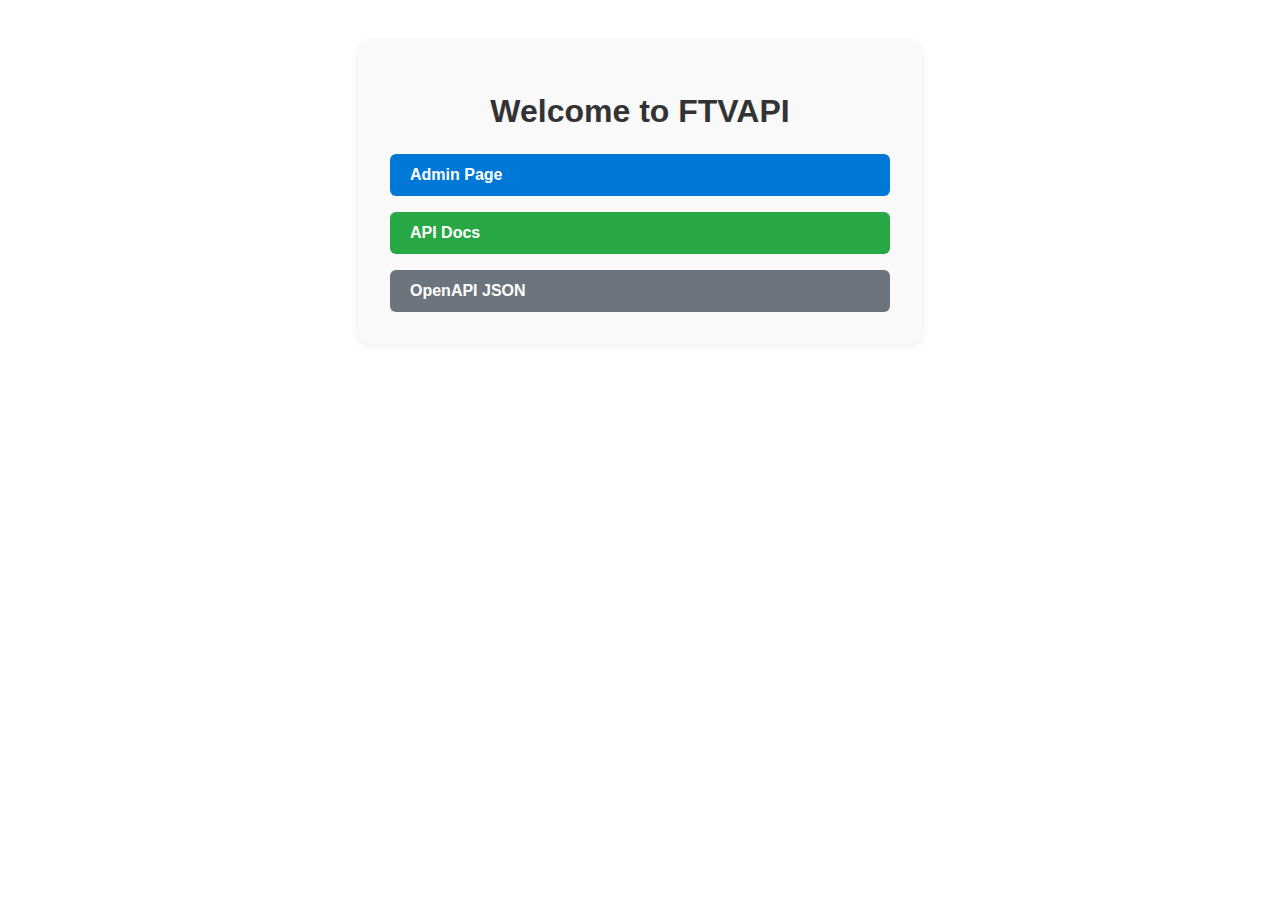
<file: backend/templates/home.html>
<!DOCTYPE html>
<html lang="en">
<head>
    <meta charset="UTF-8">
    <meta name="viewport" content="width=device-width, initial-scale=1.0">
    <title>FTVAPI</title>
</head>
<body>
    <div style="max-width: 500px; margin: 40px auto; padding: 32px; background: #f9f9f9; border-radius: 12px; box-shadow: 0 2px 8px rgba(0,0,0,0.08); font-family: Arial, sans-serif;">
        <h1 style="text-align:center; color:#333; margin-bottom: 24px;">Welcome to FTVAPI</h1>
        <ul style="list-style: none; padding: 0; margin: 0;">
            <li style="margin-bottom: 16px;">
                <a href="/admin/" style="display: block; padding: 12px 20px; background: #0078d7; color: #fff; border-radius: 6px; text-decoration: none; font-weight: bold; transition: background 0.2s;">Admin Page</a>
            </li>
            <li style="margin-bottom: 16px;">
                <a href="/api/docs" style="display: block; padding: 12px 20px; background: #28a745; color: #fff; border-radius: 6px; text-decoration: none; font-weight: bold; transition: background 0.2s;">API Docs</a>
            </li>
            <li>
                <a href="/api/openapi.json" style="display: block; padding: 12px 20px; background: #6c757d; color: #fff; border-radius: 6px; text-decoration: none; font-weight: bold; transition: background 0.2s;">OpenAPI JSON</a>
            </li>
        </ul>
    </div>
</body>
</html>
</file>
